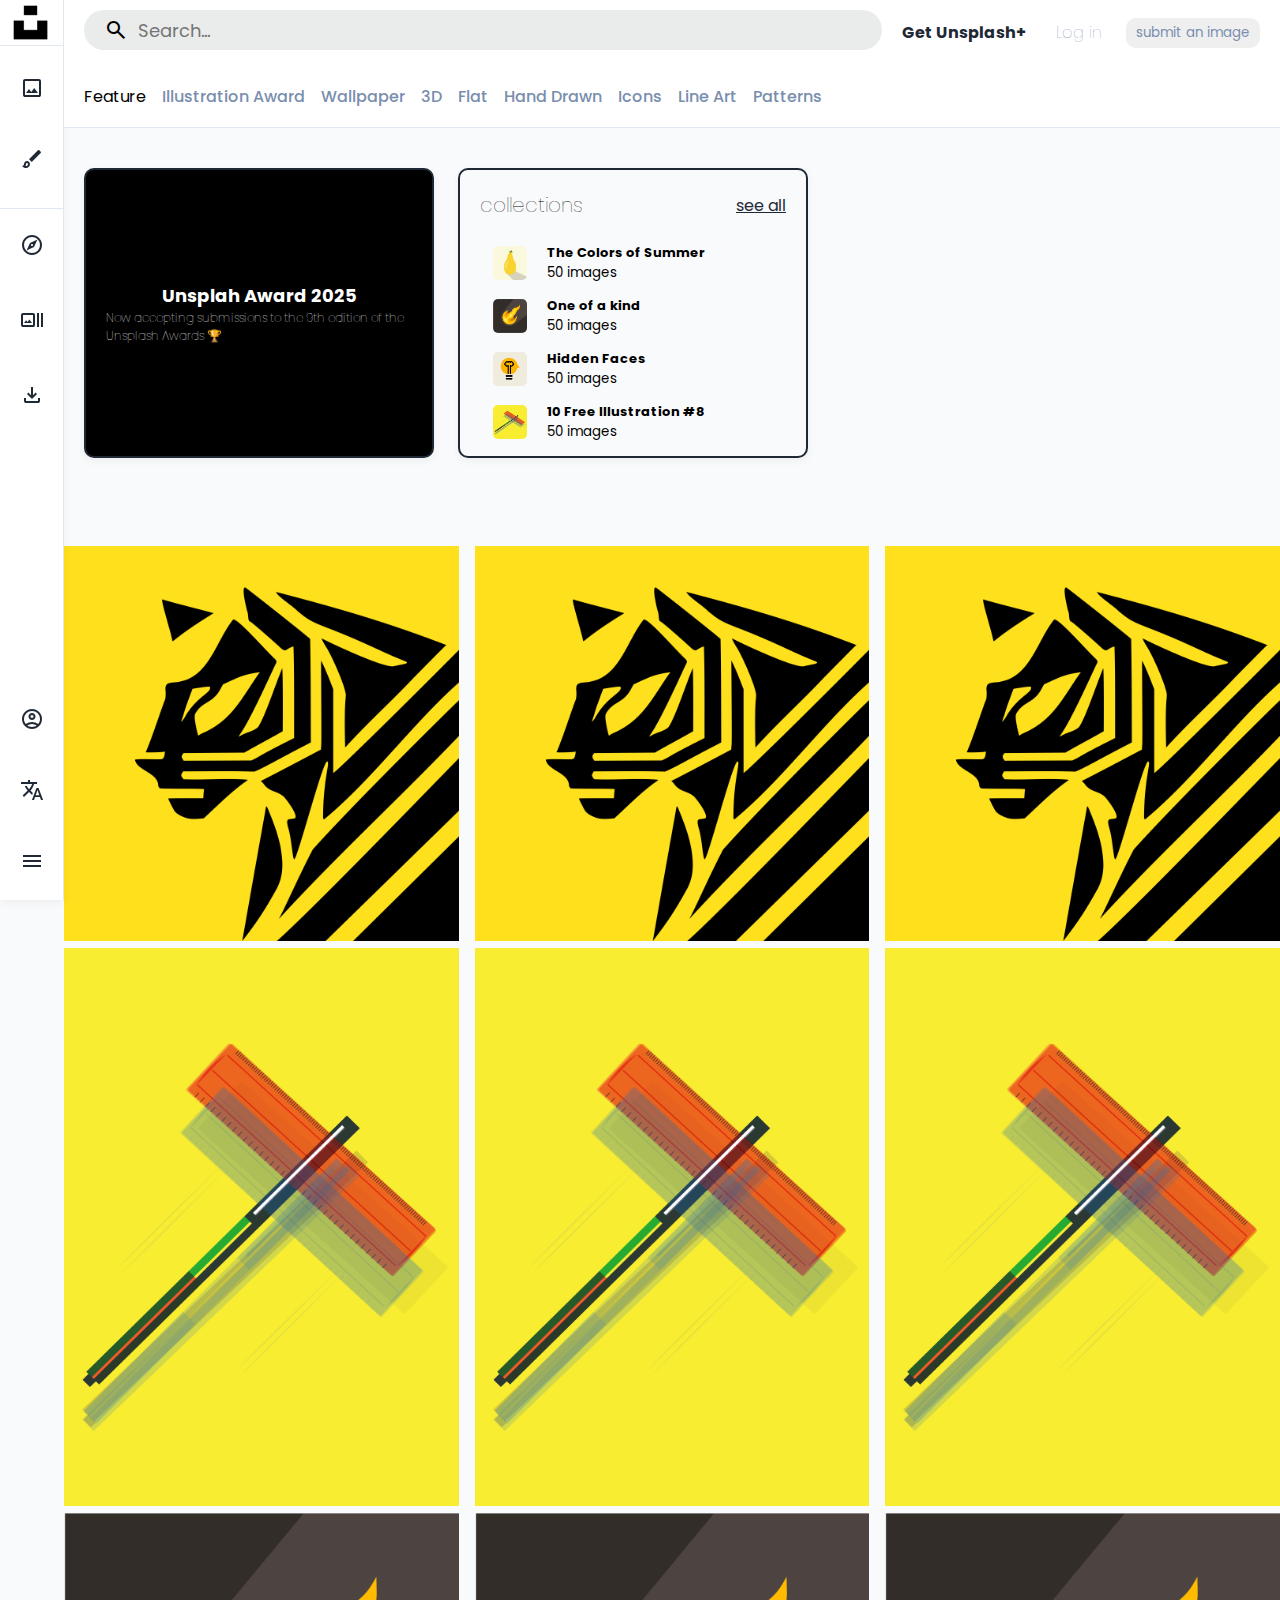
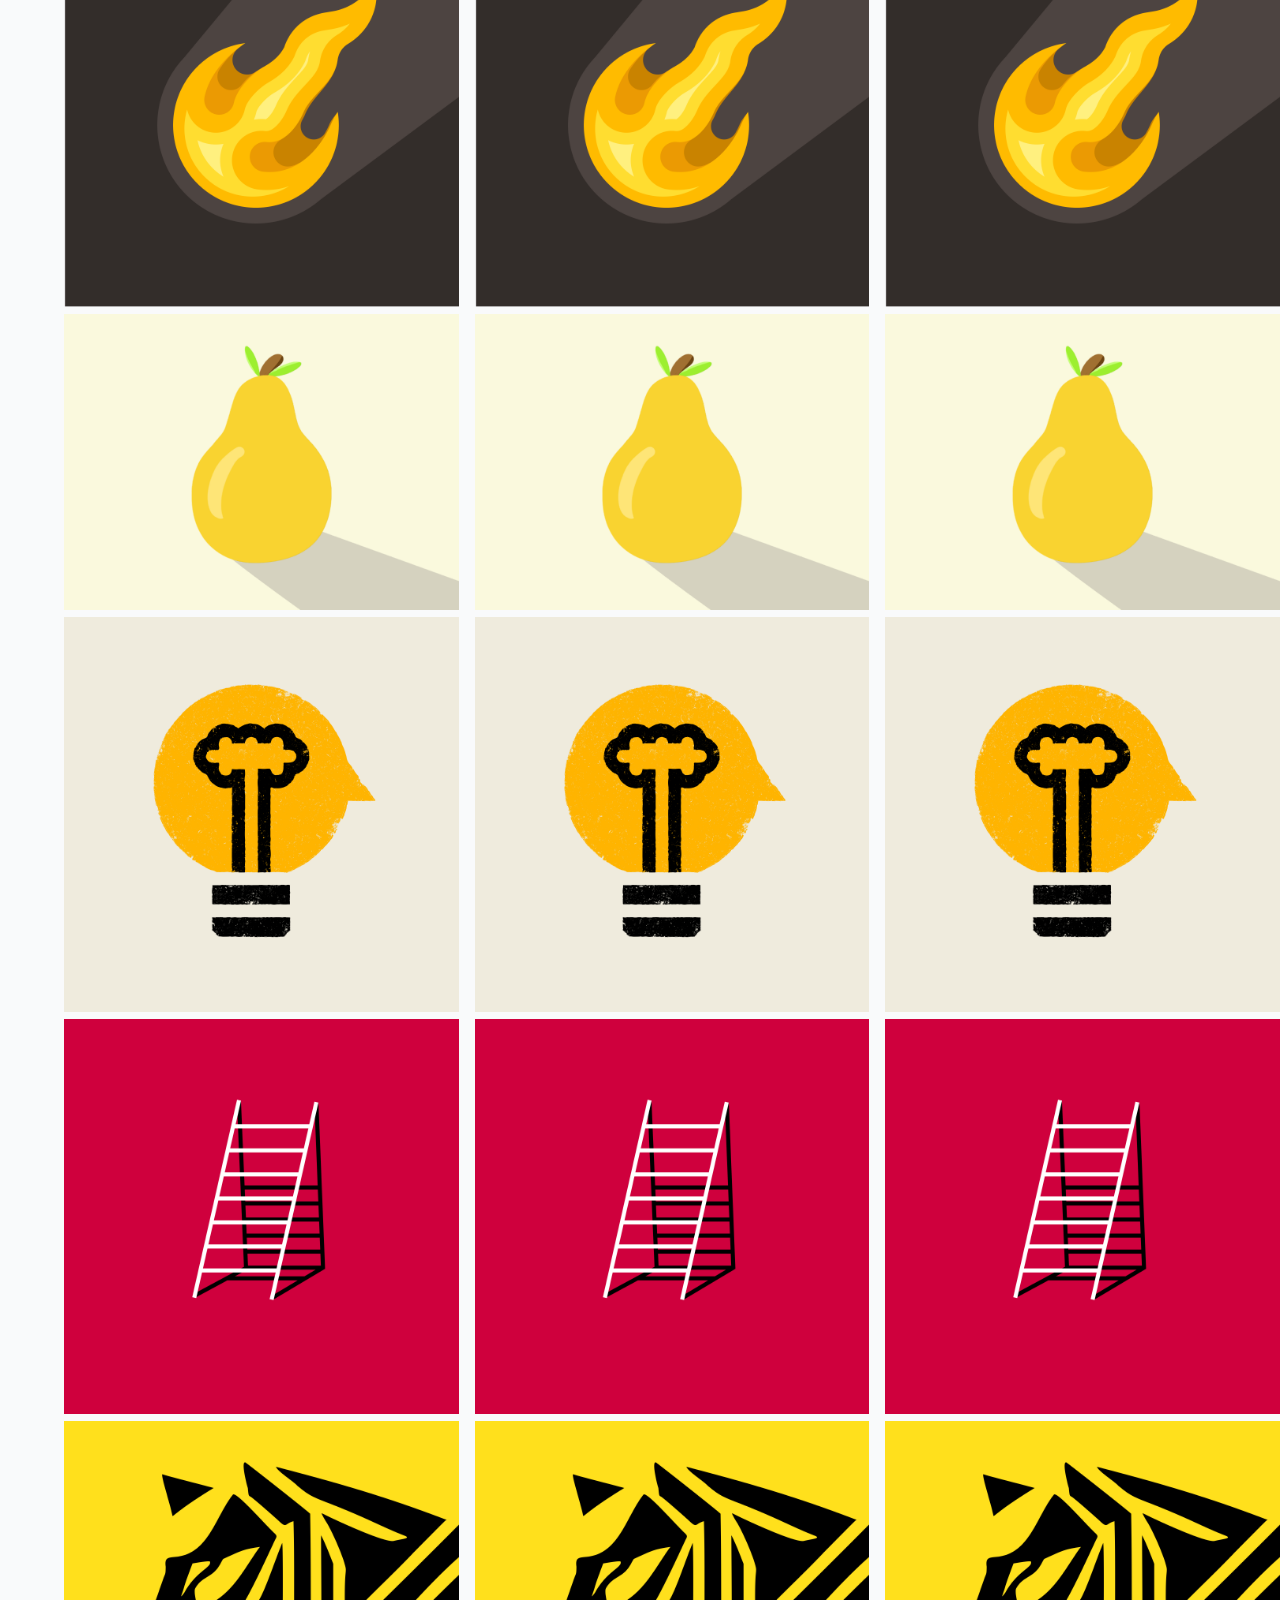
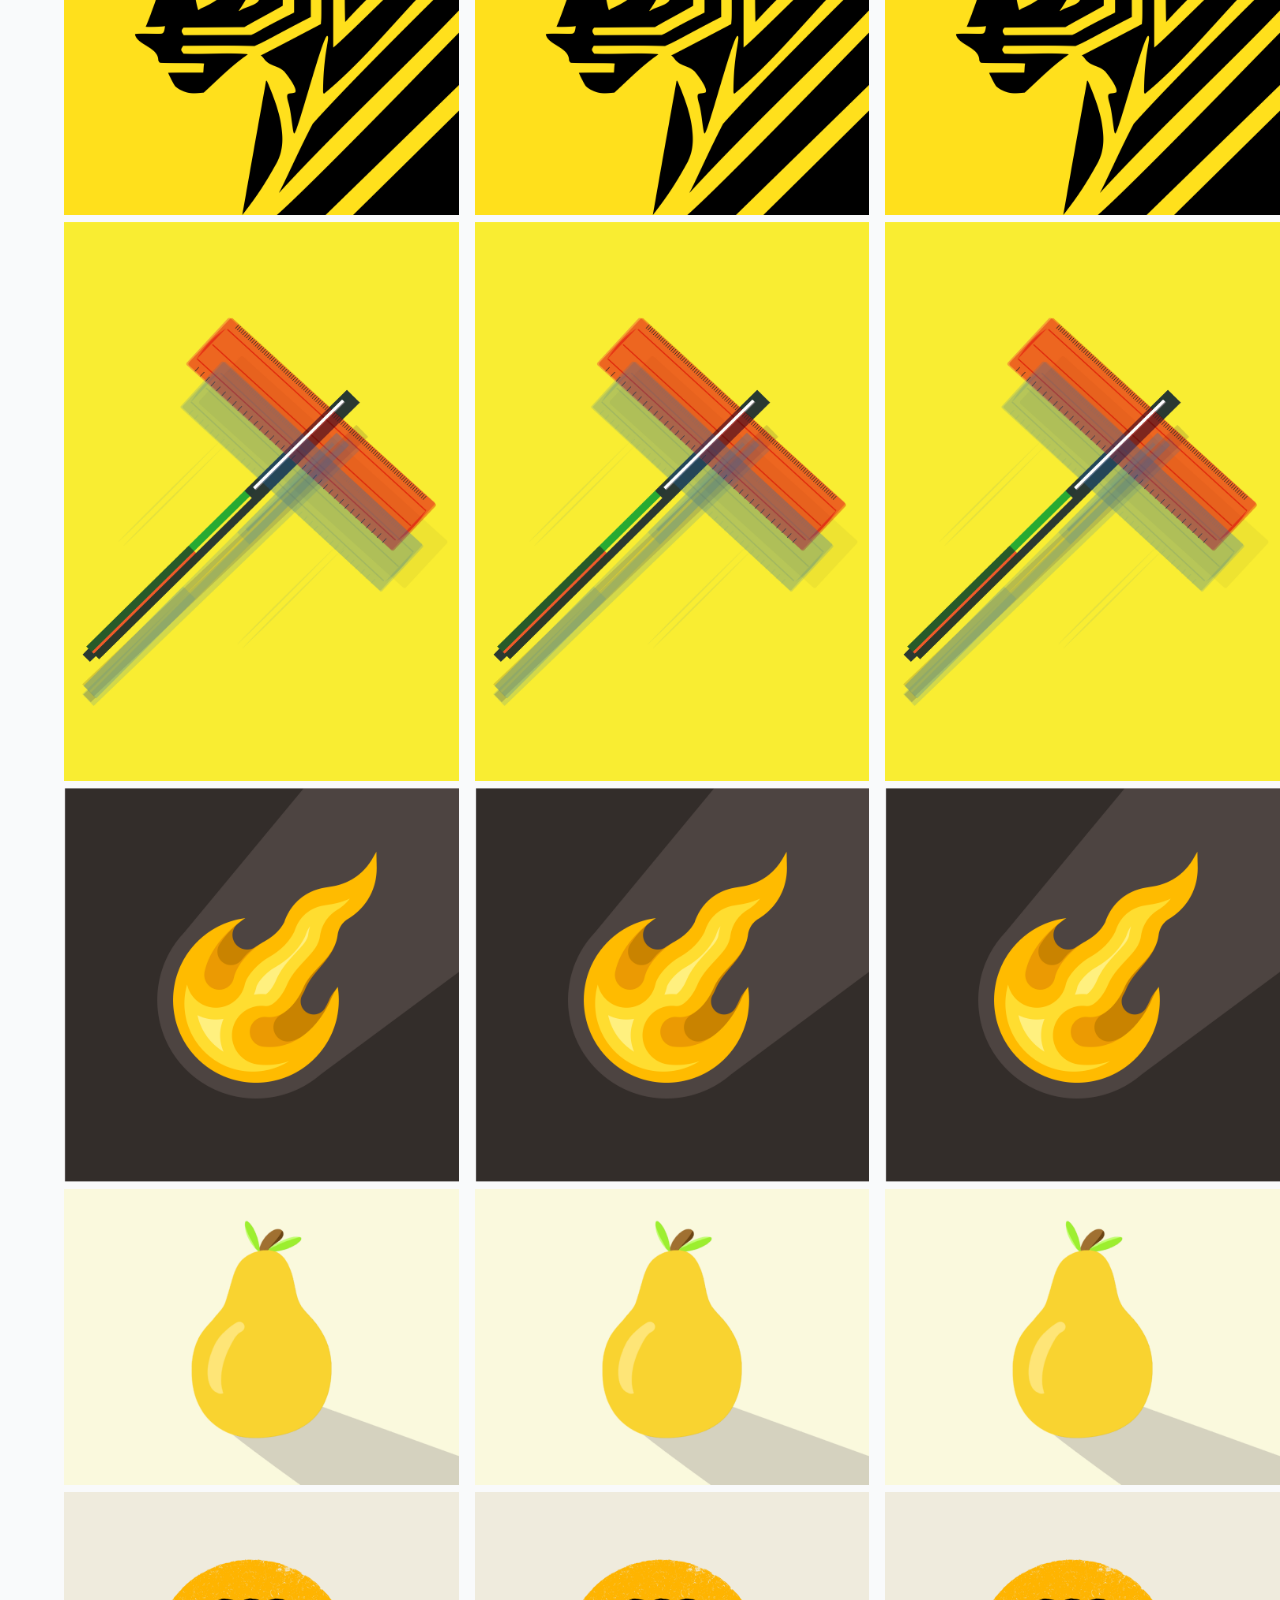
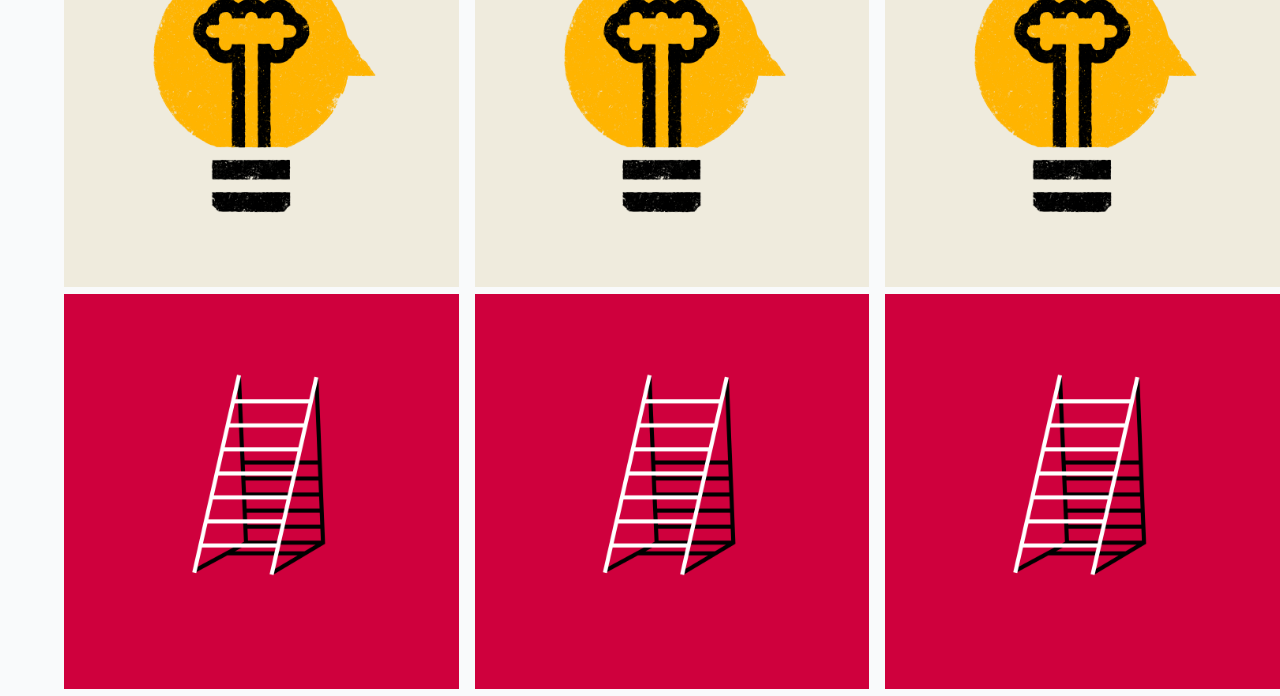
<file: illustration.html>
<!DOCTYPE html>
<html lang="en">
<head>
    <meta charset="UTF-8">
    <meta name="viewport" content="width=device-width, initial-scale=1.0">
    <title>Unsplash</title>
   <link rel="stylesheet" media="screen and (min-width: 900px)" href="widescreen.css">
<link rel="stylesheet" media="screen and (max-width: 900px)" href="smallscreen.css">
    <link rel="stylesheet" href="https://fonts.googleapis.com/css2?family=Material+Symbols+Outlined:opsz,wght,FILL,GRAD@24,400,0,0"/>
</head>
<body>
        <div class="top-content">
             <div class="sidebar">
        <header class="sidebar-header">
            <img src="unsplash_logo_icon_206651.png" alt="unsplash" class="header-logo">
        </header>
        <div class="sidebar-content">
        <ul class="menu-list">
            <div class="feature-page">
            <li class="menu-item">
                    <a href="index.html" class="menu-link">
                      <div class="img-logo">
                        <span class="material-symbols-outlined">
                             image
                        </span>
                        </div>
                        
                    </a>
            </li>
             <li class="menu-item">
                    <a href="illustration.html" class="menu-link">
                      <div class="img-logo">
                        <span class="material-symbols-outlined">
                            brush
                        </span>
                        </div>
                        
                    </a>
            </li>
            </div>
             <li class="menu-item">
                    <a href="#" class="menu-link">
                      <div class="img-logo">
                        <span class="material-symbols-outlined">
                            explore
                        </span>
                        </div>
                       
                    </a>
            </li>
             <li class="menu-item">
                    <a href="#" class="menu-link">
                      <div class="img-logo">
                        <span class="material-symbols-outlined">
                          art_track
                        </span>
                        </div>
                      
                    </a>
            </li>
             <li class="menu-item">
                    <a href="#" class="menu-link">
                      <div class="img-logo">
                        <span class="material-symbols-outlined">
                        download
                        </span>
                        </div>
                       
                    </a>
            </li>
            
            <div class="sidebar-bottom">
             <li class="menu-item">
                    <a href="#" class="menu-link">
                      <div class="img-logo">
                        <span class="material-symbols-outlined">
                        account_circle
                        </span>
                        </div>
                       
                    </a>
            </li>
            <li class="menu-item">
                    <a href="#" class="menu-link">
                      <div class="img-logo">
                        <span class="material-symbols-outlined">
                        translate
                        </span>
                        </div>
                        
                    </a>
            </li>
            <li class="menu-item">
                    <a href="#" class="menu-link">
                      <div class="img-logo">
                        <span class="material-symbols-outlined">
                        menu
                        </span>
                        </div>
                        
                    </a>
            </li>
            </div>
        </ul>
        </div>
            </div>
            <div class="main-page">
              <div class="dropdown-nav">
                    <div class="drop">
                    <img src="unsplash_logo_icon_206651.png" alt="" class="nav-log">
                    
                    </div>
                    <div class="nav-content">
                    <ul class="nav-list">
                        <li class="nav-logo">
                            <a href="#" class="nav-link">
                      <div class="navs-logo">
                        <span class="material-symbols-outlined">
                        account_circle
                        </span>
                        </div>
                       
                            </a>
                        </li>
                        <li class="nav-logo">
                            <a href="#" class="nav-link">
                      <div class="navs-logo">
                        <span class="material-symbols-outlined">
                        translate
                        </span>
                        </div>
                        
                            </a>
                        </li>
                        <li class="nav-logo">
                            <a href="#" class="nav-link">
                      <div class="navs-logo">
                        <span class="material-symbols-outlined">
                        menu
                        </span>
                        </div>
                        
                            </a>
                        </li>
                        </ul>
                    </div>
                </div>
                <nav class="nav-bar">
                    <div class="upper-section">
        <div class="searchbar">
            <span class="search-icon material-symbols-outlined">
            search
            </span>
           <input class="search-input" type="search" placeholder="Search...">
        </div>
        <div class="Getplus">
            <a href="" class="getplus">Get Unsplash+</a>
        </div>
        <div class="login">
            <a href="" class="log">Log in</a>
        </div>
        <button class="submit">submit an image</button>
                    </div>
            <div class="pages">
            <li class="feature">
                <a href="illustration.html" class="active">Feature</a>
            </li>
             <li class="feature">
                <a href="#" class="featured">Illustration Award</a>
            </li>
             <li class="feature">
                <a href="#" class="featured">Wallpaper</a>
            </li>
             <li class="feature">
                <a href="#" class="featured">3D</a>
            </li>
             <li class="feature">
                <a href="#" class="featured">Flat</a>
            </li>
             <li class="feature">
                <a href="#" class="featured">Hand Drawn</a>
            </li>
             <li class="feature">
                <a href="#" class="featured">Icons</a>
            </li>
             <li class="feature">
                <a href="#" class="featured">Line Art</a>
            </li>
             <li class="feature">
                <a href="#" class="featured">Patterns</a>
            </li>
            </div>
                </nav>
                <div class="photo-section">
                    <div class="hero-section">
                        <div class="poster">
                            <h2>Unsplah Award 2025</h2>
                            <h5>Now accepting submissions to the 9th  edition of the Unsplash Awards 🏆

                            </h5>
                        </div>
                        <div class="collection-box">
                          <div class="text-see">
                              <h2>collections</h2>
                              <a href="#" class="see">see all</a>
                          </div>
                          <div class="collection-item">
                            <img src="guava.png" alt="" class="collection-logo">
                            <div class="item">
                                <h7>The Colors of Summer</h7>
                                <h10>50 images</h10>

                            </div>
                          </div>
                          <div class="collection-item">
                            <img src="metoroid.png" alt="" class="collection-logo">
                            <div class="item">
                                <h7>One of a kind</h7>
                                <h10>50 images</h10>

                            </div>
                          </div>
                          <div class="collection-item">
                            <img src="idea.png" alt="" class="collection-logo">
                            <div class="item">
                                <h7>Hidden Faces</h7>
                                <h10>50 images</h10>

                            </div>
                          </div>
                          <div class="collection-item">
                            <img src="scale.png" alt="" class="collection-logo">
                            <div class="item">
                                <h7>10 Free Illustration #8</h7>
                                <h10>50 images</h10>

                            </div>
                          </div>
                        </div>
                        

                    </div>
                <div class="images-section">
                <img src="cat.png" alt="">
                <img src="scale.png" alt="">
                <img src="metoroid.png" alt="">
                <img src="guava.png" alt="">
                <img src="idea.png" alt="">
                <img src="ladder.png" alt="">
                <img src="cat.png" alt="">
                <img src="scale.png" alt="">
                <img src="metoroid.png" alt="">
                <img src="guava.png" alt="">
                <img src="idea.png" alt="">
                <img src="ladder.png" alt="">
                <img src="cat.png" alt="">
                <img src="scale.png" alt="">
                <img src="metoroid.png" alt="">
                <img src="guava.png" alt="">
                <img src="idea.png" alt="">
                <img src="ladder.png" alt="">
                <img src="cat.png" alt="">
                <img src="scale.png" alt="">
                <img src="metoroid.png" alt="">
                <img src="guava.png" alt="">
                <img src="idea.png" alt="">
                <img src="ladder.png" alt="">
                <img src="cat.png" alt="">
                <img src="scale.png" alt="">
                <img src="metoroid.png" alt="">
                <img src="guava.png" alt="">
                <img src="idea.png" alt="">
                <img src="ladder.png" alt="">
                <img src="cat.png" alt="">
                <img src="scale.png" alt="">
                <img src="metoroid.png" alt="">
                <img src="guava.png" alt="">
                <img src="idea.png" alt="">
                <img src="ladder.png" alt="">
                
                </div>
                </div>
            </div>
        </div>
        </div>
</body>
</html>
</file>
<file: widescreen.css>
@import url('https://fonts.googleapis.com/css2?family=Poppins:ital,wght@0,400;0,600;0,700;1,500&display=swap');


*{
    padding: 0;
    margin: 0;
    box-sizing: border-box;
     font-family: "Poppins", sans-serif;
}
:root {
  --color-text-primary: #1F2936;
  --color-text-placeholder: #798EAE;
  --color-bg-primary: #f9fafb;
  --color-bg-secondary: #ECECFD;
  --color-bg-sidebar: #FFFFFF;
  --color-border-hr: #E2E8F0;
  --color-hover-primary: #dbdbdb;
  --color-hover-secondary: #e2e2fb;
  --color-shadow: rgba(0, 0, 0, 0.05);
}
body{
    background: var(--color-bg-primary);
}
.sidebar{
    position: sticky;
    background: var(--color-bg-sidebar);
    top: 0;
    height: 100vh;
    width: 64px;
    border-right: 1px solid var(--color-border-hr);
    box-shadow: 0 3px 9px var(--color-shadow);
}
.sidebar-content{
    flex: 1;
    padding:0px;
    overflow: hidden auto;
    scrollbar-width: thin;
    scrollbar-color: var(--color-text-placeholder) transparent;

}
.sidebar .sidebar-header{
    display: flex;;
    align-items: center;
    justify-content: space-between;
    border-bottom: 1px solid var(--color-border-hr);
}
.header-logo{
    width: 45px;
    height: 45px;
    object-fit: cover;
    display: block;
    margin-left: 8px;
}
.sidebar-content .menu-list{
    display: flex;
    gap: 4px;
    flex-direction: column;
    list-style: none;
}

.menu-list .menu-link{
    text-decoration: none;
    display: flex;
    align-items: center;
    gap: 12px;
    white-space: nowrap;
    padding: 20px;
    border-radius: 8px;
    color: var(--color-text-primary);
    transition: 0.3s ease;
}
.menu-list .menu-link:hover{
    color: #fff;
    background: var(--color-hover-primary);
}
.sidebar-bottom{
    position: fixed;
    bottom: 0;
    left: 0;
}
.feature-page{
    padding: 10px 0px;
    border-bottom: 1px solid var(--color-border-hr);
}
.hidden-text{
    display: none;
}
.nav-bar{
     position: sticky;
  top: 0;
    width: 100%;
    height: 128px;
    border-bottom: 1px solid var(--color-border-hr);
    background-color: #fff;
}
.upper-section{
    display: flex;
    justify-content: center;
    width: 100%;
    height: 64px;
    
    padding: 10px 20px;

}
.top-content{
    display: flex;
    flex-direction: row;
}
.searchbar{
    width: 80%;
    height: 4px;
    display: flex;
    align-items: center;
    padding: 20px;
    border-radius:  28px;
    background: #eaebeb;
}
.searchbar input{
    padding: 10px;
    font-size: 18px;
    border: none;
    outline: none;
    background: transparent;
    width: 100%;
}
.Getplus{
    padding: 10px 10px;
    white-space: nowrap;       
         height:40px;       
}
.getplus{
    text-decoration: none;
    padding: 10px;
    color: #1F2936;
    font-weight:bold;
}
.login{
       /* margin-left: 20px;
       margin-right: 20px; */
         white-space: nowrap;
            height:40px;
            width: 80px;
            padding: 10px 10px;
}
.log{
    text-decoration: none;
    color:#798EAE;
    font-weight: 100;
}
.log:hover{
    color: #1F2936;
}
.submit{
    height:30px;
    border-radius: 10px;
    border: #798EAE;
    box-shadow: #1F2936;
    display: flex;
    justify-content: center;
    align-items: center;
    white-space: nowrap;
    padding: 10px;
    top: 0;
    margin-left: 10px;
    margin-top: 8px;
    color: #798EAE;
}
.submit:hover{
    color: #1F2936;
    border: #1F2936;
}
.pages{
    display: flex;
    flex-direction: row;
    justify-content:flex-start;
    align-items: center;
    gap: 16px;
     width: 100%;
    height: 64px;
    padding: 20px;
    white-space: nowrap;
}
.feature{
    list-style: none;
}
.featured{
    text-decoration: none;
    color:#798EAE;
    font-weight:500;
}

.featured:hover{
    color: #000;
    transition: 0.2s ease-out;
}
.active{
    text-decoration: none;
    color:#000000;
}
.main-page{
    display: flex;
    flex-direction: column;

    width: 100%;

}
.hero-section{
    display: flex;
    flex-direction: row;
    height: 418px;
    padding: 40px 20px;
    gap: 24px;
}
.title-section{
    display: flex;
    flex-direction: column;
    justify-content: end;
    margin: 10px;
    padding: 20px;
    width: 40%;
        height: 290px;
    margin: 0% 5%;
    gap: 5px;
}
.title-searchbar{
    width: 80%;
    max-width: 500px;
    height: 4px;
    display: flex;
    align-items: center;
    padding: 20px;
    border-radius:  10px;
    background: #eaebeb;
}
.title-search-input{
    font-size: 18px;
    border: none;
    outline: none;
    background: transparent;
    width: 100%;
}

.collection-box{
    display: flex;
    flex-direction: column;
    justify-content: start;
    height: 290px;
    width: 40%;
    max-width: 350px;
    border:2px solid #1F2936;
    border-radius: 10px;
    box-shadow: 0 3px 9px var(--color-shadow);
    padding: 10px;
    gap: 13px;

}
.poster{
    display: flex;
    flex-direction: column;
    justify-content: center;
    align-items: center;
    background-color: #000;
    height: 290px;
    width: 40%;
    max-width: 350px;
    border:2px solid #1F2936;
    border-radius: 10px;
    box-shadow: 0 3px 9px var(--color-shadow);
    padding: 20px;
}
.text-see{
    display: flex;
    flex-direction: row;
    justify-content: space-between;
    align-items: center;
    white-space: nowrap;
    margin: 10px;
    gap: 10px;
}
.see{
    color: #1F2936;
}
.see:hover{
    color: #dbdbdb;
}
h2{
    font-size: 20px;
    font-weight: lighter;
}
.collection-item{
    display: flex;
    flex-direction: row;
    gap: 17px;
        align-items: center;
    white-space: nowrap;
    padding: 20px;
    height: 24px;
}
h7{
    font-size: small;
    font-weight: bold;
}
h10{
    font-size: smaller;
}
.item{
    display: flex;
    flex-direction: column;
}
.collection-logo{
    width: 40px;
    height: 40px;
    border-radius: 8px;
    padding: 3px;
}
.collection-item:hover{
    background-color: #dbdbdb;
    border-radius: 3px;
    height: 40px;
}
.poster h2{
    color: #fff;
    font-size: 18px;
    font-weight: bold;
}
.poster h5{
    color: #fff;
    font-size: 12px;
    font-weight: lighter;

}
.images-section{
    columns: 300px;

}
img{
    width: 100%;

}
.dropdown-nav{
    display: none;
    
}
</file>
<file: smallscreen.css>
@import url('https://fonts.googleapis.com/css2?family=Poppins:ital,wght@0,400;0,600;0,700;1,500&display=swap');


*{
    padding: 0;
    margin: 0;
    box-sizing: border-box;
     font-family: "Poppins", sans-serif;
}
:root {
  --color-text-primary: #1F2936;
  --color-text-placeholder: #798EAE;
  --color-bg-primary: #f9fafb;
  --color-bg-secondary: #ECECFD;
  --color-bg-sidebar: #FFFFFF;
  --color-border-hr: #E2E8F0;
  --color-hover-primary: #dbdbdb;
  --color-hover-secondary: #e2e2fb;
  --color-shadow: rgba(0, 0, 0, 0.05);
}
body{
    background: var(--color-bg-primary);
}
.sidebar{
    position: sticky;
    background: var(--color-bg-sidebar);
    top: 0;
    height: 100vh;
    width: 64px;
    border-right: 1px solid var(--color-border-hr);
    box-shadow: 0 3px 9px var(--color-shadow);
    display: none;
}
.sidebar-content{
    flex: 1;
    padding:0px;
    overflow: hidden auto;
    scrollbar-width: thin;
    scrollbar-color: var(--color-text-placeholder) transparent;

}
.sidebar .sidebar-header{
    display: flex;;
    align-items: center;
    justify-content: space-between;
    border-bottom: 1px solid var(--color-border-hr);
}
.header-logo{
    width: 45px;
    height: 45px;
    object-fit: cover;
    display: block;
    margin-left: 8px;
}
.sidebar-content .menu-list{
    display: flex;
    gap: 4px;
    flex-direction: column;
    list-style: none;
}

.menu-list .menu-link{
    text-decoration: none;
    display: flex;
    align-items: center;
    gap: 12px;
    white-space: nowrap;
    padding: 20px;
    border-radius: 8px;
    color: var(--color-text-primary);
    transition: 0.3s ease;
}
.menu-list .menu-link:hover{
    color: #fff;
    background: var(--color-hover-primary);
}
.sidebar-bottom{
    position: fixed;
    bottom: 0;
    left: 0;
}
.feature-page{
    padding: 10px 0px;
    border-bottom: 1px solid var(--color-border-hr);
}
.hidden-text{
    display: none;
}
.nav-bar{
     position: sticky;
    top: 0;
    width: 100%;
    height: 128px;
    border-bottom: 1px solid var(--color-border-hr);
    background-color: #fff;

}
.upper-section{
    display: flex;
    justify-content: center;
    width: 100%;
    height: 64px;
    
    padding: 10px 20px;

}
.top-content{
    display: flex;
    flex-direction: row;
}
.searchbar{
    width: 100%;
    height: 4px;
    display: flex;
    align-items: center;
    padding: 20px;
    border-radius:  28px;
    background: #eaebeb;
}
.searchbar input{
    padding: 10px;
    font-size: 18px;
    border: none;
    outline: none;
    background: transparent;
    width: 100%;
}
.Getplus{
    padding: 10px 10px;
    white-space: nowrap;       
         height:40px;       
}
.getplus{
    text-decoration: none;
    padding: 10px;
    color: #1F2936;
    font-weight:bold;
    display: none;
}
.login{
       /* margin-left: 20px;
       margin-right: 20px; */
         white-space: nowrap;
            height:40px;
            width: 80px;
            padding: 10px 10px;
}
.log{
    text-decoration: none;
    color:#798EAE;
    font-weight: 100;
    display: none;
}
.log:hover{
    color: #1F2936;
}
.submit{
    height:30px;
    border-radius: 10px;
    border: #798EAE;
    box-shadow: #1F2936;
    display: flex;
    justify-content: center;
    align-items: center;
    white-space: nowrap;
    padding: 10px;
    top: 0;
    margin-left: 10px;
    margin-top: 8px;
    color: #798EAE;
    display: none;
}
.submit:hover{
    color: #1F2936;
    border: #1F2936;
}
.pages{
    display: flex;
    flex-direction: row;
    justify-content:flex-start;
    align-items: center;
    gap: 16px;
     width: 100%;
    height: 64px;
    padding: 20px;
    white-space: nowrap;
}
.feature{
    list-style: none;
}
.featured{
    text-decoration: none;
    color:#798EAE;
    font-weight:500;
}

.featured:hover{
    color: #000;
    transition: 0.2s ease-out;
}
.active{
    text-decoration: none;
    color:#000000;
}
.main-page{
    display: flex;
    flex-direction: column;
    width: 100%;

}
.hero-section{
    display: flex;
    flex-direction: row;
    height: 418px;
    padding: 40px 20px;
    gap: 24px;
}
.title-section{
    display: flex;
    flex-direction: column;
    justify-content: end;
    margin: 10px;
    padding: 20px;
    width: 40%;
        height: 290px;
    margin: 0% 5%;
    gap: 5px;
}
.title-searchbar{
    width: 80%;
    max-width: 500px;
    height: 4px;
    display: flex;
    align-items: center;
    padding: 20px;
    border-radius:  10px;
    background: #eaebeb;
}
.title-search-input{
    font-size: 18px;
    border: none;
    outline: none;
    background: transparent;
    width: 100%;
}

.collection-box{
    display: flex;
    flex-direction: column;
    justify-content: start;
    height: 290px;
    width: 40%;
    max-width: 350px;
    border:2px solid #1F2936;
    border-radius: 10px;
    box-shadow: 0 3px 9px var(--color-shadow);
    padding: 10px;
    gap: 13px;

}
.poster{
    display: flex;
    flex-direction: column;
    justify-content: center;
    align-items: center;
    background-color: #000;
    height: 290px;
    width: 40%;
    max-width: 350px;
    border:2px solid #1F2936;
    border-radius: 10px;
    box-shadow: 0 3px 9px var(--color-shadow);
    padding: 20px;
}
.text-see{
    display: flex;
    flex-direction: row;
    justify-content: space-between;
    align-items: center;
    white-space: nowrap;
    margin: 10px;
    gap: 10px;
}
.see{
    color: #1F2936;
}
.see:hover{
    color: #dbdbdb;
}
h2{
    font-size: 20px;
    font-weight: lighter;
}
.collection-item{
    display: flex;
    flex-direction: row;
    gap: 17px;
        align-items: center;
    white-space: nowrap;
    padding: 20px;
    height: 24px;
}
h7{
    font-size: small;
    font-weight: bold;
}
h10{
    font-size: smaller;
}
.item{
    display: flex;
    flex-direction: column;
}
.collection-logo{
    width: 40px;
    height: 40px;
    border-radius: 8px;
    padding: 3px;
}
.collection-item:hover{
    background-color: #dbdbdb;
    border-radius: 3px;
    height: 40px;
}
.poster h2{
    color: #fff;
    font-size: 18px;
    font-weight: bold;
}
.poster h5{
    color: #fff;
    font-size: 12px;
    font-weight: lighter;

}
.images-section{
    columns: 400px;
}
img{
    width: 100%;

}
@media(max-width: 700px){
    .collection-box{
        display: none;
    }
}
.dropdown-nav{
    position: sticky;
top: 0;
z-index: 1000;
    display: flex;
    justify-content:space-between;
    align-items: center;
    background-color: #fff;
}
.nav-log{
 height: 40px;
 width: 40px;
 margin: 10px;
 text-decoration: none;
 list-style: none;
}
.nav-list{
    display: flex;
    list-style: none;
    text-decoration: none;
    gap: 17px;
}
.nav-link{
      text-decoration: none;
      color: #798EAE;
}
.nav-link:hover{
    color: #1F2936;
}
.drop{
    display: flex;
    flex-direction: row;
}
</file>
